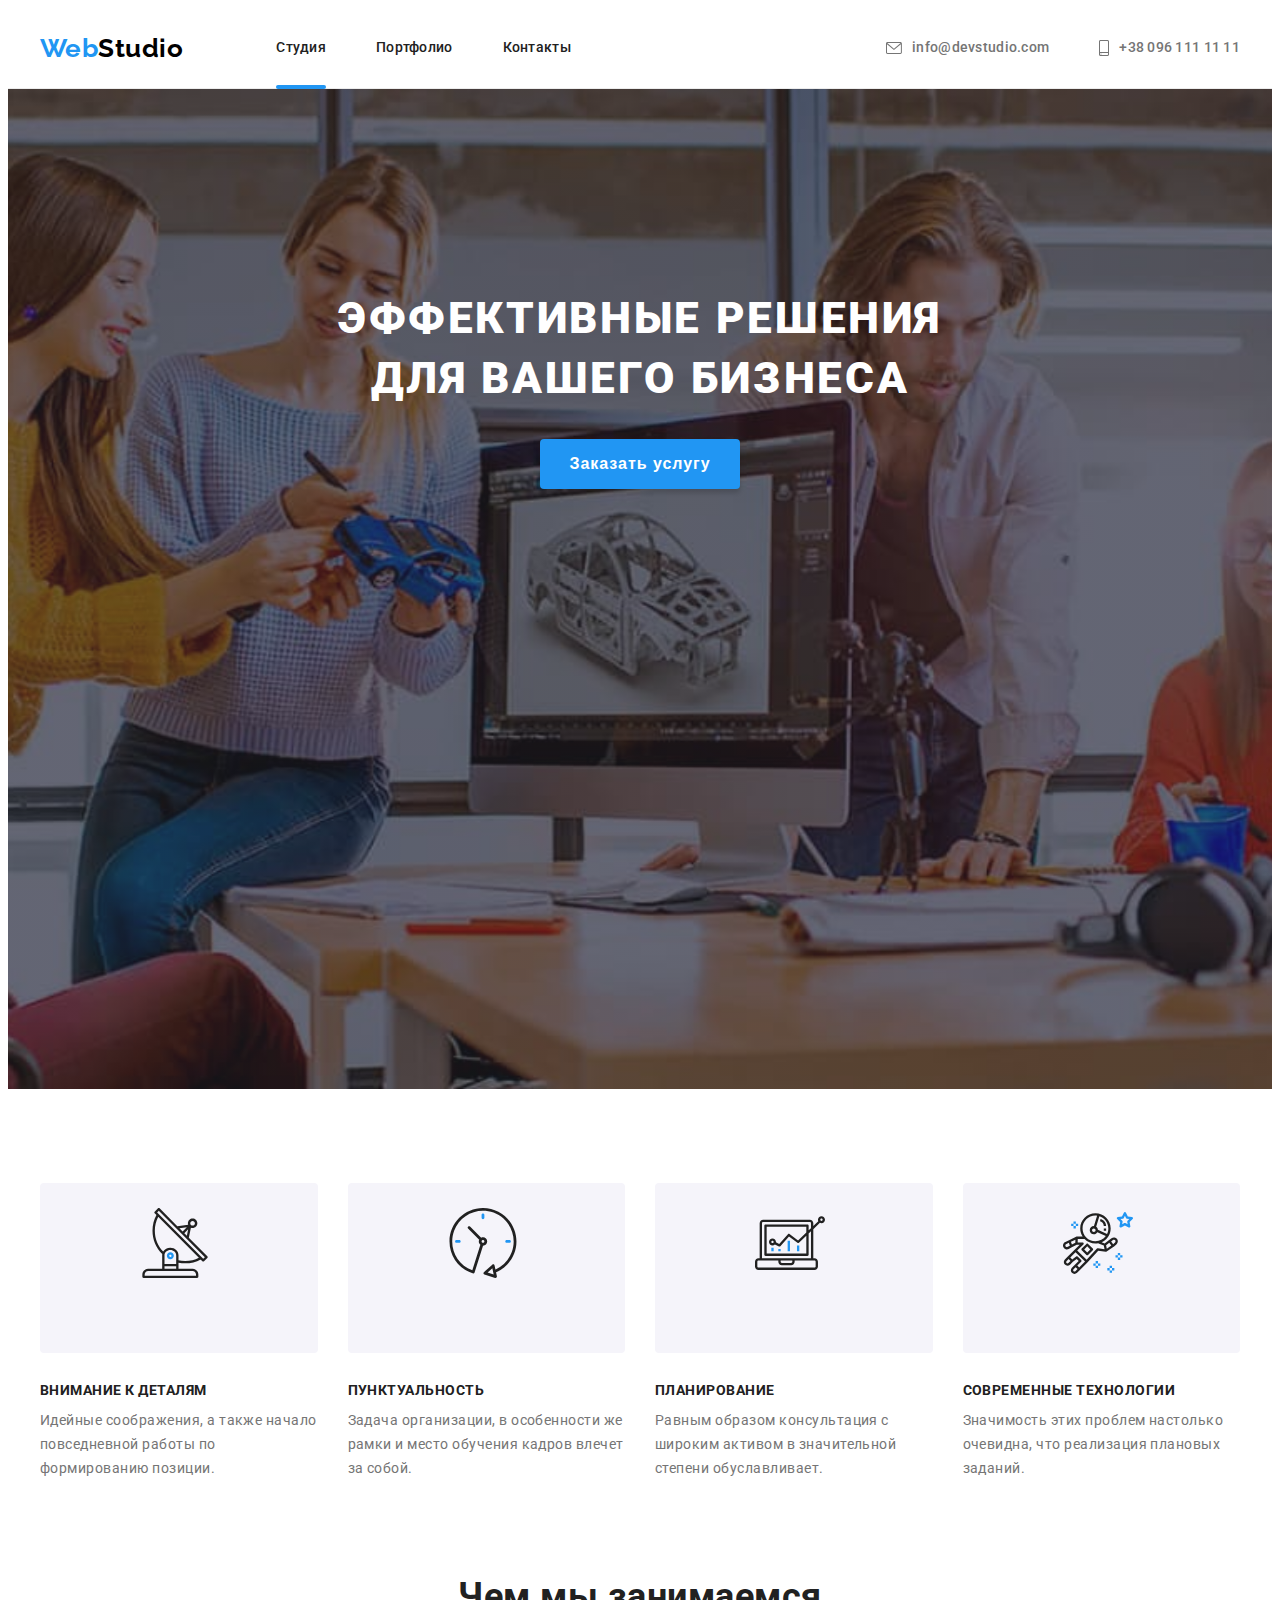
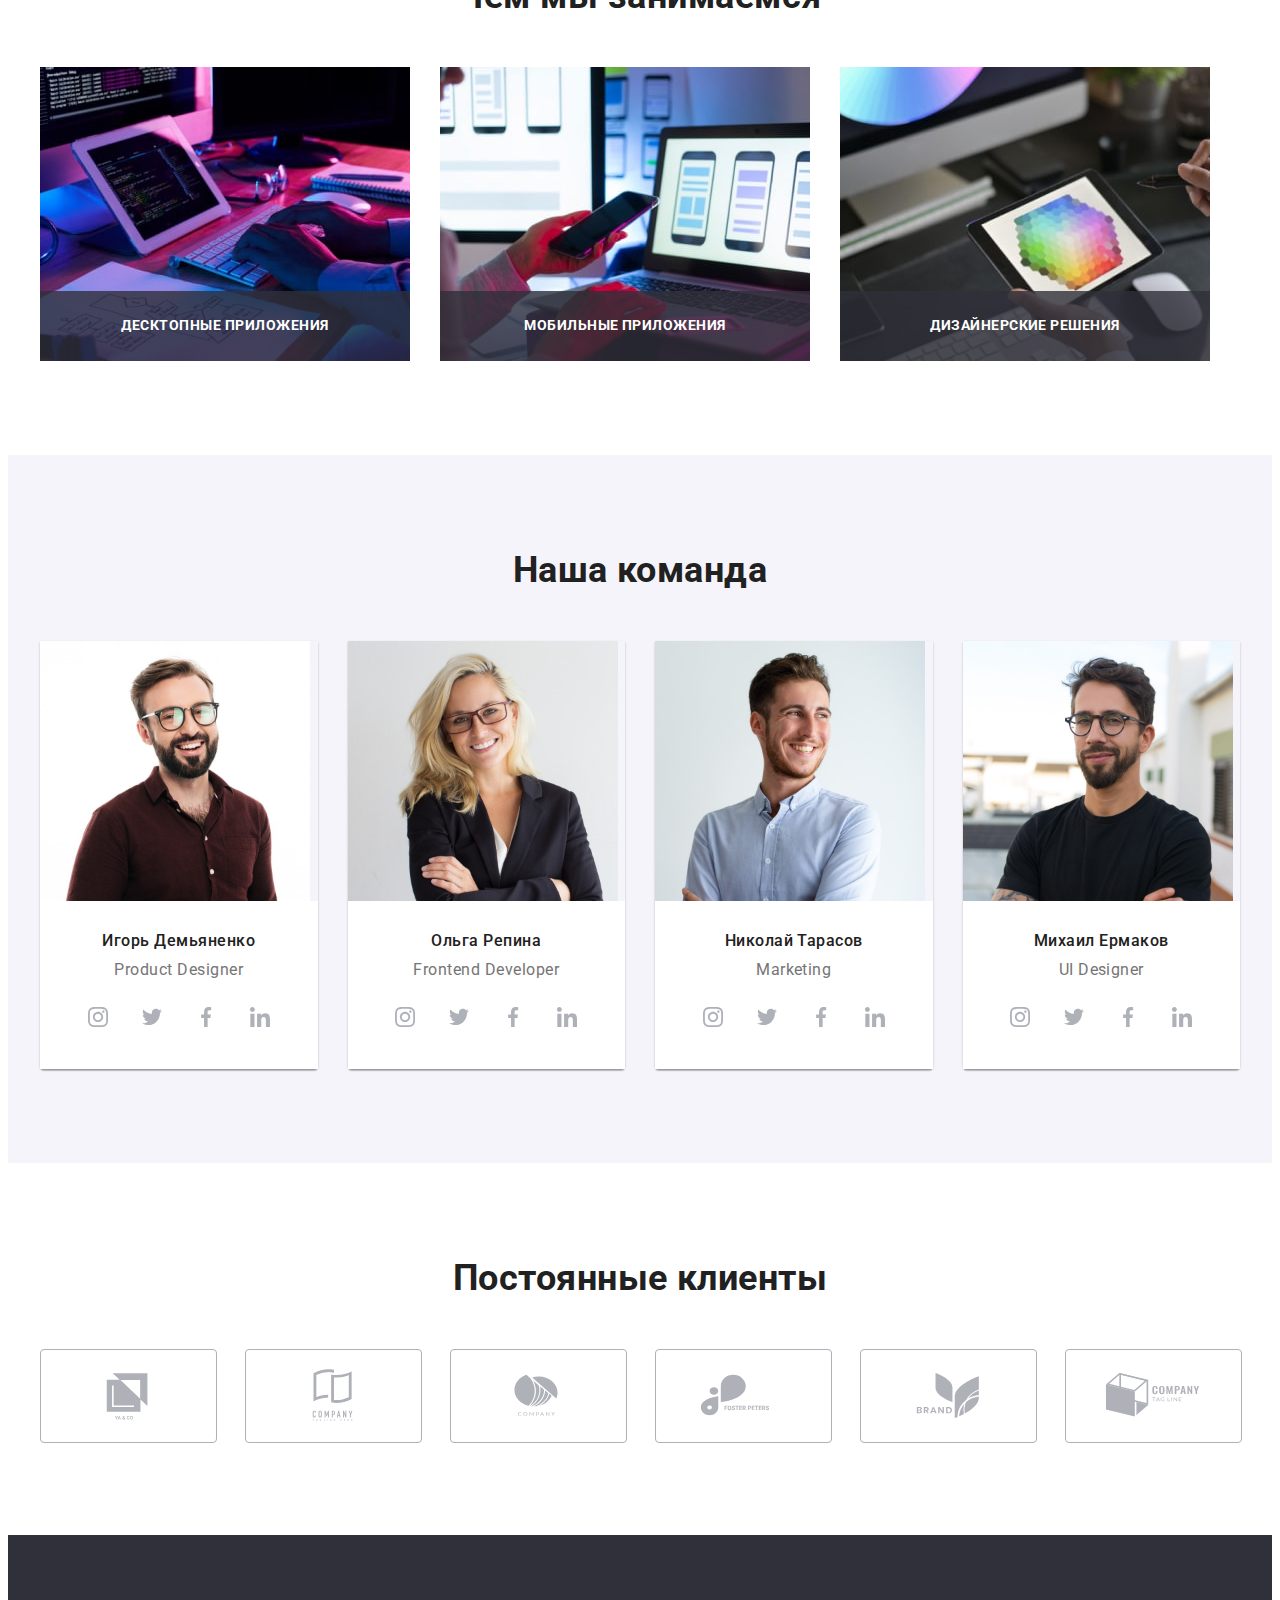
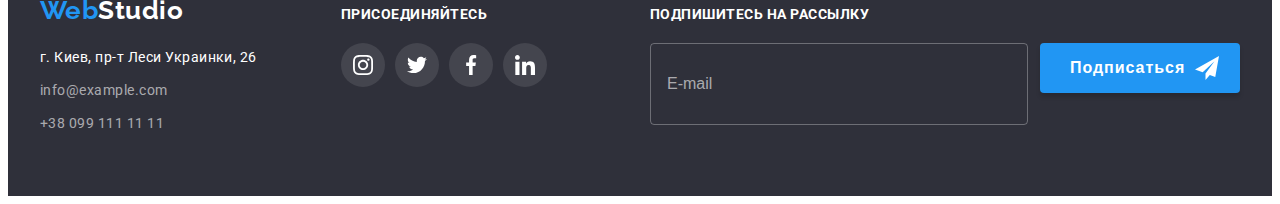
<file: index.html>
<!DOCTYPE html>
<html lang="ru">
  <head>
    <meta charset="UTF-8" />
    <meta http-equiv="X-UA-Compatible" content="IE=edge" />
    <meta name="viewport" content="width=device-width, initial-scale=1.0" />
    <title>Студия</title>
    <link rel="preconnect" href="https://fonts.googleapis.com" />
    <link rel="preconnect" href="https://fonts.gstatic.com" crossorigin />
    <link href="https://fonts.googleapis.com/css2?family=Raleway:wght@700&family=Roboto:wght@400;500;700;900&display=swap" rel="stylesheet" />
    <link rel="stylesheet" href="https://cdnjs.cloudflare.com/ajax/libs/modern-normalize/1.1.0/modern-normalize.min.css" integrity="sha512-wpPYUAdjBVSE4KJnH1VR1HeZfpl1ub8YT/NKx4PuQ5NmX2tKuGu6U/JRp5y+Y8XG2tV+wKQpNHVUX03MfMFn9Q==" crossorigin="anonymous" referrerpolicy="no-referrer" />
    <link rel="stylesheet" href="./css/styles.css" />
  </head>
  <body>
    <header class="header">
      <div class="container">
        <nav class="header-nav">
          <a class="header-logo logo link" href="" lang="en">Web<span class="header-logo-second-word">Studio</span></a>
          <ul class="header-nav-list list">
            <li class="header-nav-item">
              <a class="header-nav-link link current-nav-link" href="">Студия</a>
            </li>
            <li class="header-nav-item">
              <a class="header-nav-link link" href="./portfolio.html">Портфолио</a>
            </li>
            <li class="header-nav-item">
              <a class="header-nav-link link" href="">Контакты</a>
            </li>
          </ul>
        </nav>
        <ul class="header-contact-list list">
          <li class="header-contact-item">
            <a class="header-contact-link link" href="mailto:info@devstudio.com">
              <svg class="header-contact-icon" width="16" height="12">
                <use href="./images/sprite.svg#icon-envelope"></use>
              </svg>
              info@devstudio.com
            </a>
          </li>
          <li class="header-contact-item">
            <a class="header-contact-link link" href="tel:+380961111111">
              <svg class="header-contact-icon" width="10" height="16">
                <use href="./images/sprite.svg#icon-smartphone"></use>
              </svg>
              +38 096 111 11 11
            </a>
          </li>
        </ul>
      </div>
    </header>
    <main>
      <section class="hero">
        <div class="hero-overlay">
          <h1 class="hero-title">Эффективные решения для вашего бизнеса</h1>
          <button class="hero-button btn" type="button" data-modal-open>Заказать услугу</button>
        </div>
      </section>
      <section class="feature section">
        <div class="container">
          <h2 class="visually-hidden">Особенности</h2>
          <ul class="feature-list list">
            <li class="feature-item">
              <div class="feature-block-item">
                <svg class="feature-item-icon" width="70" height="70">
                  <use href="./images/sprite.svg#icon-antenna"></use>
                </svg>
              </div>
              <h3 class="feature-title">Внимание к деталям</h3>
              <p class="feature-text">Идейные соображения, а также начало повседневной работы по формированию позиции.</p>
            </li>
            <li class="feature-item">
              <div class="feature-block-item">
                <svg class="feature-item-icon" width="70" height="70">
                  <use href="./images/sprite.svg#icon-clock"></use>
                </svg>
              </div>
              <h3 class="feature-title">Пунктуальность</h3>
              <p class="feature-text">Задача организации, в особенности же рамки и место обучения кадров влечет за собой.</p>
            </li>
            <li class="feature-item">
              <div class="feature-block-item">
                <svg class="feature-item-icon" width="70" height="70">
                  <use href="./images/sprite.svg#icon-diagram"></use>
                </svg>
              </div>
              <h3 class="feature-title">Планирование</h3>
              <p class="feature-text">Равным образом консультация с широким активом в значительной степени обуславливает.</p>
            </li>
            <li class="feature-item">
              <div class="feature-block-item">
                <svg class="feature-item-icon" width="70" height="70">
                  <use href="./images/sprite.svg#icon-astronaut"></use>
                </svg>
              </div>
              <h3 class="feature-title">Современные технологии</h3>
              <p class="feature-text">Значимость этих проблем настолько очевидна, что реализация плановых заданий.</p>
            </li>
          </ul>
        </div>
      </section>
      <section class="about section">
        <div class="container">
          <h2 class="about-title section-title">Чем мы занимаемся</h2>
          <ul class="about-list list">
            <li class="about-item">
              <img src="./images/about-us/img-1.jpg" alt="Веб-разработка" width="370" height="294" />
              <div class="about-item-block">
                <h3 class="about-item-text">Десктопные приложения</h3>
              </div>
            </li>
            <li class="about-item">
              <img src="./images/about-us/img-2.jpg" alt="Мобильная разроботка" width="370" height="294" />
              <div class="about-item-block">
                <h3 class="about-item-text">Мобильные приложения</h3>
              </div>
            </li>
            <li class="about-item">
              <img src="./images/about-us/img-3.jpg" alt="Дизайн" width="370" height="294" />
              <div class="about-item-block">
                <h3 class="about-item-text">Дизайнерские решения</h3>
              </div>
            </li>
          </ul>
        </div>
      </section>
      <section class="team section">
        <div class="container">
          <h2 class="team-title section-title">Наша команда</h2>
          <ul class="team-list list">
            <li class="team-item">
              <img class="team-item-img" src="./images/team/product-designer.jpg" alt="Продуктовый дизайнер" width="270" height="260" />
              <div class="team-item-info">
                <h3 class="team-item-title">Игорь Демьяненко</h3>
                <p class="team-item-text" lang="en">Product Designer</p>
                <ul class="team-item-social-list list social-list">
                  <li class="team-item-social social-item">
                    <a href="" class="team-item-social-link link social-link" aria-label="Instagram" target="_blank" rel="noopener noreferrer">
                      <svg class="team-item-social-icon" width="20" height="20">
                        <use href="./images/sprite.svg#icon-instagram"></use>
                      </svg>
                    </a>
                  </li>
                  <li class="team-item-social social-item">
                    <a href="" class="team-item-social-link link social-link" aria-label="Twitter" target="_blank" rel="noopener noreferrer">
                      <svg class="team-item-social-icon" width="20" height="20">
                        <use href="./images/sprite.svg#icon-twitter"></use>
                      </svg>
                    </a>
                  </li>
                  <li class="team-item-social social-item">
                    <a href="" class="team-item-social-link link social-link" aria-label="Facebook" target="_blank" rel="noopener noreferrer">
                      <svg class="team-item-social-icon" width="20" height="20">
                        <use href="./images/sprite.svg#icon-facebook"></use>
                      </svg>
                    </a>
                  </li>
                  <li class="team-item-social social-item">
                    <a href="" class="team-item-social-link lin social-link" aria-label="LinkedIn" target="_blank" rel="noopener noreferrer">
                      <svg class="team-item-social-icon" width="20" height="20">
                        <use href="./images/sprite.svg#icon-linkedin"></use>
                      </svg>
                    </a>
                  </li>
                </ul>
              </div>
            </li>
            <li class="team-item">
              <img class="team-item-img" src="./images/team/frontend-dev.jpg" alt="Фронтенд разработчик" width="270" height="260" />
              <div class="team-item-info">
                <h3 class="team-item-title">Ольга Репина</h3>
                <p class="team-item-text" lang="en">Frontend Developer</p>
                <ul class="team-item-social-list list social-list">
                  <li class="team-item-social social-item">
                    <a href="" class="team-item-social-link link social-link" aria-label="Instagram" target="_blank" rel="noopener noreferrer">
                      <svg class="team-item-social-icon" width="20" height="20">
                        <use href="./images/sprite.svg#icon-instagram"></use>
                      </svg>
                    </a>
                  </li>
                  <li class="team-item-social social-item">
                    <a href="" class="team-item-social-link link social-link" aria-label="Twitter" target="_blank" rel="noopener noreferrer">
                      <svg class="team-item-social-icon" width="20" height="20">
                        <use href="./images/sprite.svg#icon-twitter"></use>
                      </svg>
                    </a>
                  </li>
                  <li class="team-item-social social-item">
                    <a href="" class="team-item-social-link link social-link" aria-label="Facebook" target="_blank" rel="noopener noreferrer">
                      <svg class="team-item-social-icon" width="20" height="20">
                        <use href="./images/sprite.svg#icon-facebook"></use>
                      </svg>
                    </a>
                  </li>
                  <li class="team-item-social social-item">
                    <a href="" class="team-item-social-link lin social-link" aria-label="LinkedIn" target="_blank" rel="noopener noreferrer">
                      <svg class="team-item-social-icon" width="20" height="20">
                        <use href="./images/sprite.svg#icon-linkedin"></use>
                      </svg>
                    </a>
                  </li>
                </ul>
              </div>
            </li>
            <li class="team-item">
              <img class="team-item-img" src="./images/team/marketing.jpg" alt="Маркетолог" width="270" height="260" />
              <div class="team-item-info">
                <h3 class="team-item-title">Николай Тарасов</h3>
                <p class="team-item-text" lang="en">Marketing</p>
                <ul class="team-item-social-list list social-list">
                  <li class="team-item-social social-item">
                    <a href="" class="team-item-social-link link social-link" aria-label="Instagram" target="_blank" rel="noopener noreferrer">
                      <svg class="team-item-social-icon" width="20" height="20">
                        <use href="./images/sprite.svg#icon-instagram"></use>
                      </svg>
                    </a>
                  </li>
                  <li class="team-item-social social-item">
                    <a href="" class="team-item-social-link link social-link" aria-label="Twitter" target="_blank" rel="noopener noreferrer">
                      <svg class="team-item-social-icon" width="20" height="20">
                        <use href="./images/sprite.svg#icon-twitter"></use>
                      </svg>
                    </a>
                  </li>
                  <li class="team-item-social social-item">
                    <a href="" class="team-item-social-link link social-link" aria-label="Facebook" target="_blank" rel="noopener noreferrer">
                      <svg class="team-item-social-icon" width="20" height="20">
                        <use href="./images/sprite.svg#icon-facebook"></use>
                      </svg>
                    </a>
                  </li>
                  <li class="team-item-social social-item">
                    <a href="" class="team-item-social-link lin social-link" aria-label="LinkedIn" target="_blank" rel="noopener noreferrer">
                      <svg class="team-item-social-icon" width="20" height="20">
                        <use href="./images/sprite.svg#icon-linkedin"></use>
                      </svg>
                    </a>
                  </li>
                </ul>
              </div>
            </li>
            <li class="team-item">
              <img class="team-item-img" src="./images/team/ui-designer.jpg" alt="Графический дизайнер" width="270" height="260" />
              <div class="team-item-info">
                <h3 class="team-item-title">Михаил Ермаков</h3>
                <p class="team-item-text" lang="en">UI Designer</p>
                <ul class="team-item-social-list list social-list">
                  <li class="team-item-social social-item">
                    <a href="" class="team-item-social-link link social-link" aria-label="Instagram" target="_blank" rel="noopener noreferrer">
                      <svg class="team-item-social-icon" width="20" height="20">
                        <use href="./images/sprite.svg#icon-instagram"></use>
                      </svg>
                    </a>
                  </li>
                  <li class="team-item-social social-item">
                    <a href="" class="team-item-social-link link social-link" aria-label="Twitter" target="_blank" rel="noopener noreferrer">
                      <svg class="team-item-social-icon" width="20" height="20">
                        <use href="./images/sprite.svg#icon-twitter"></use>
                      </svg>
                    </a>
                  </li>
                  <li class="team-item-social social-item">
                    <a href="" class="team-item-social-link link social-link" aria-label="Facebook" target="_blank" rel="noopener noreferrer">
                      <svg class="team-item-social-icon" width="20" height="20">
                        <use href="./images/sprite.svg#icon-facebook"></use>
                      </svg>
                    </a>
                  </li>
                  <li class="team-item-social social-item">
                    <a href="" class="team-item-social-link lin social-link" aria-label="LinkedIn" target="_blank" rel="noopener noreferrer">
                      <svg class="team-item-social-icon" width="20" height="20">
                        <use href="./images/sprite.svg#icon-linkedin"></use>
                      </svg>
                    </a>
                  </li>
                </ul>
              </div>
            </li>
          </ul>
        </div>
      </section>
      <section class="clients section">
        <div class="container">
          <h2 class="clients-title section-title">Постоянные клиенты</h2>
          <ul class="clients-list list">
            <li class="clients-list-item">
              <a href="" class="clients-item-link link">
                <svg class="clients-item-icon" width="106" height="60">
                  <use href="./images/sprite.svg#icon-client-1"></use>
                </svg>
              </a>
            </li>
            <li class="clients-list-item">
              <a href="" class="clients-item-link link">
                <svg class="clients-item-icon" width="106" height="60">
                  <use href="./images/sprite.svg#icon-client-2"></use>
                </svg>
              </a>
            </li>
            <li class="clients-list-item">
              <a href="" class="clients-item-link link">
                <svg class="clients-item-icon" width="106" height="60">
                  <use href="./images/sprite.svg#icon-client-3"></use>
                </svg>
              </a>
            </li>
            <li class="clients-list-item">
              <a href="" class="clients-item-link link">
                <svg class="clients-item-icon" width="106" height="60">
                  <use href="./images/sprite.svg#icon-client-4"></use>
                </svg>
              </a>
            </li>
            <li class="clients-list-item">
              <a href="" class="clients-item-link link">
                <svg class="clients-item-icon" width="106" height="60">
                  <use href="./images/sprite.svg#icon-client-5"></use>
                </svg>
              </a>
            </li>
            <li class="clients-list-item">
              <a href="" class="clients-item-link link">
                <svg class="clients-item-icon" width="106" height="60">
                  <use href="./images/sprite.svg#icon-client-6"></use>
                </svg>
              </a>
            </li>
          </ul>
        </div>
      </section>
    </main>
    <footer class="footer">
      <div class="container">
        <div class="footer-main">
          <div class="footer-address">
            <a class="footer-logo logo link" href="" lang="en">Web<span class="footer-logo-second-word">Studio</span></a>
            <address class="footer-address">
              <ul class="footer-address-list list">
                <li class="footer-address-item">
                  <a class="footer-address-link footer-address-map link" href="https://goo.gl/maps/EZBY8mWZhAKUGQN37" target="_blank" rel="noopener noreferrer">г. Киев, пр-т Леси Украинки, 26</a>
                </li>
                <li class="footer-address-item">
                  <a class="footer-address-link link" href="mailto:info@example.com">info@example.com</a>
                </li>
                <li class="footer-address-item">
                  <a class="footer-address-link link" href="tel:+380991111111">+38 099 111 11 11</a>
                </li>
              </ul>
            </address>
          </div>
          <div class="footer-social">
            <b class="footer-title">присоединяйтесь</b>
            <ul class="footer-social-list list social-list">
              <li class="footer-item-social social-item">
                <a href="" class="footer-item-social-link link social-link" aria-label="Instagram" target="_blank" rel="noopener noreferrer">
                  <svg class="footer-item-social-icon" width="20" height="20">
                    <use href="./images/sprite.svg#icon-instagram"></use>
                  </svg>
                </a>
              </li>
              <li class="footer-item-social social-item">
                <a href="" class="footer-item-social-link link social-link" aria-label="Twitter" target="_blank" rel="noopener noreferrer">
                  <svg class="footer-item-social-icon" width="20" height="20">
                    <use href="./images/sprite.svg#icon-twitter"></use>
                  </svg>
                </a>
              </li>
              <li class="footer-item-social social-item">
                <a href="" class="footer-item-social-link link social-link" aria-label="Facebook" target="_blank" rel="noopener noreferrer">
                  <svg class="footer-item-social-icon" width="20" height="20">
                    <use href="./images/sprite.svg#icon-facebook"></use>
                  </svg>
                </a>
              </li>
              <li class="footer-item-social social-item">
                <a href="" class="footer-item-social-link lin social-link" aria-label="LinkedIn" target="_blank" rel="noopener noreferrer">
                  <svg class="footer-item-social-icon" width="20" height="20">
                    <use href="./images/sprite.svg#icon-linkedin"></use>
                  </svg>
                </a>
              </li>
            </ul>
          </div>
          <div class="footer-subscribe">
            <b class="footer-title">Подпишитесь на рассылку</b>
            <form action="#" class="form-subscribe">
              <div class="form-subscribe-field">
                <input type="email" class="form-subscribe-input" name="subscribe-name" placeholder="E-mail" />
                <button type="submit" class="form-subscribe-btn btn">
                  <span class="form-subscribe-btn-text">Подписаться</span>
                  <svg class="form-subscribe-btn-icon" width="24" height="24">
                    <use href="./images/sprite.svg#icon-send"></use>
                  </svg>
                </button>
              </div>
            </form>
          </div>
        </div>
      </div>
    </footer>
    <div class="backdrop is-hidden" data-modal>
      <div class="modal">
        <button type="button" class="btn-close" data-modal-close>
          <svg class="btn-close-icon" width="11" height="11">
            <use href="./images/sprite.svg#icon-close"></use>
          </svg>
        </button>
        <form action="#" class="form-modal">
          <b class="form-modal-title">Оставьте свои данные, мы вам перезвоним</b>
          <div class="form-modal-field">
            <label for="input-user" class="form-modal-label">Имя</label>
            <span class="modal-input-wrapper">
              <input type="text" id="input-user" name="username" class="form-modal-input" />
              <svg class="form-modal-icon" width="12" height="12">
                <use href="./images/sprite.svg#icon-user"></use>
              </svg>
            </span>
          </div>
          <div class="form-modal-field">
            <label for="input-tel" class="form-modal-label">Телефон</label>
            <span class="modal-input-wrapper">
              <input type="tel" id="input-tel" name="phone" class="form-modal-input" />
              <svg class="form-modal-icon" width="12" height="12">
                <use href="./images/sprite.svg#icon-tel"></use>
              </svg>
            </span>
          </div>
          <div class="form-modal-field">
            <label for="input-mail" class="form-modal-label">Почта</label>
            <span class="modal-input-wrapper">
              <input type="email" id="input-mail" name="e-mail" class="form-modal-input" />
              <svg class="form-modal-icon" width="12" height="12">
                <use href="./images/sprite.svg#icon-mail"></use>
              </svg>
            </span>
          </div>
          <div class="form-modal-field-comment">
            <label for="comment" class="form-modal-label">Комментарий</label>
            <textarea name="modal-comment" id="comment" class="form-modal-comment" placeholder="Введите текст"></textarea>
          </div>
          <div class="form-modal-field-check">
            <input type="checkbox" name="policy" id="check-policy" class="form-modal-checkbox visually-hidden" />
            <label for="check-policy" class="form-modal-checkbox-label">
              <span class="form-modal-checkbox-text">Соглашаюсь с рассылкой и принимаю</span>
              <a class="form-modal-checkbox-link" href="">Условия договора</a>
            </label>
          </div>
          <button type="submit" class="form-modal-button btn">Отправить</button>
        </form>
      </div>
    </div>
    <script src="./js/modal.js"></script>
  </body>
</html>
</file>
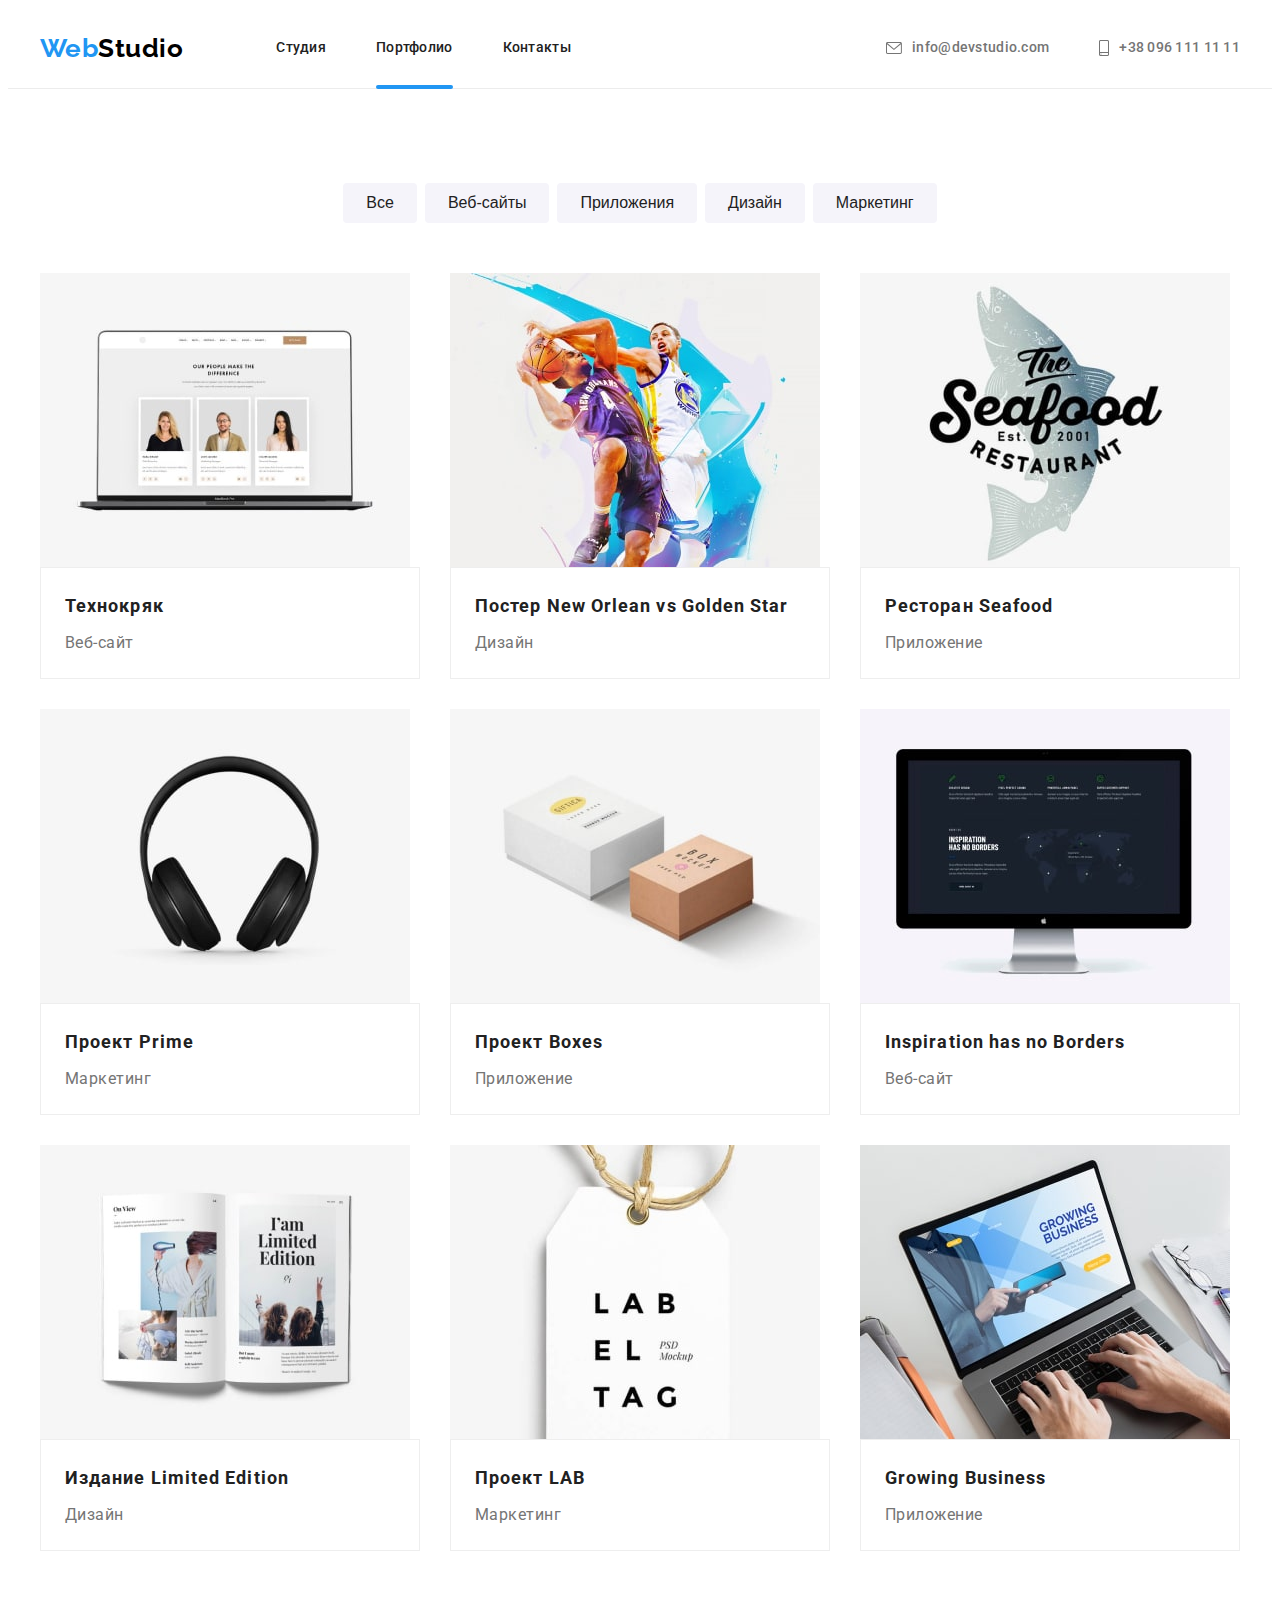
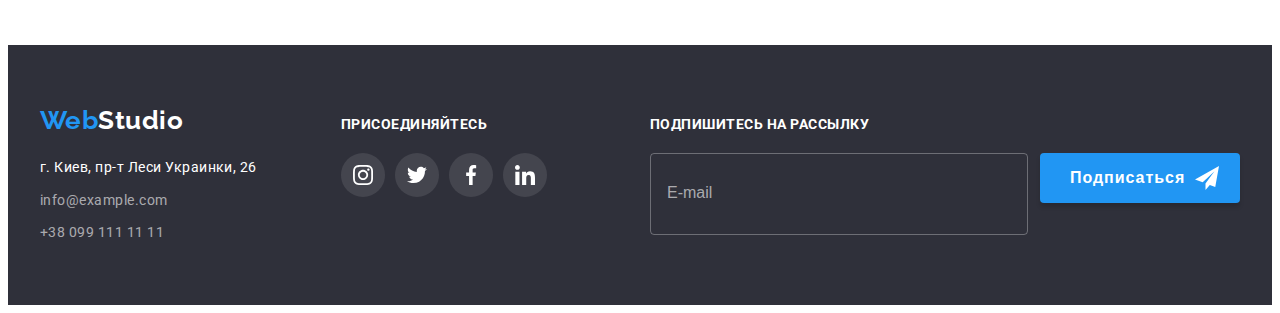
<file: portfolio.html>
<!DOCTYPE html>
<html lang="ru">
  <head>
    <meta charset="UTF-8" />
    <meta http-equiv="X-UA-Compatible" content="IE=edge" />
    <meta name="viewport" content="width=device-width, initial-scale=1.0" />
    <title>Портфолио</title>
    <link rel="preconnect" href="https://fonts.googleapis.com" />
    <link rel="preconnect" href="https://fonts.gstatic.com" crossorigin />
    <link href="https://fonts.googleapis.com/css2?family=Raleway:wght@700&family=Roboto:wght@400;500;700;900&display=swap" rel="stylesheet" />
    <link rel="stylesheet" href="https://cdnjs.cloudflare.com/ajax/libs/modern-normalize/1.1.0/modern-normalize.min.css" integrity="sha512-wpPYUAdjBVSE4KJnH1VR1HeZfpl1ub8YT/NKx4PuQ5NmX2tKuGu6U/JRp5y+Y8XG2tV+wKQpNHVUX03MfMFn9Q==" crossorigin="anonymous" referrerpolicy="no-referrer" />
    <link rel="stylesheet" href="./css/styles.css" />
  </head>
  <body>
    <header class="header">
      <div class="container">
        <nav class="header-nav">
          <a class="header-logo logo link" href="./index.html" lang="en">Web<span class="header-logo-second-word">Studio</span></a>
          <ul class="header-nav-list list">
            <li class="header-nav-item">
              <a class="header-nav-link link" href="./index.html">Студия</a>
            </li>
            <li class="header-nav-item">
              <a class="header-nav-link link current-nav-link" href="">Портфолио</a>
            </li>
            <li class="header-nav-item">
              <a class="header-nav-link link" href="">Контакты</a>
            </li>
          </ul>
        </nav>
        <ul class="header-contact-list list">
          <li class="header-contact-item">
            <a class="header-contact-link link" href="mailto:info@devstudio.com">
              <svg class="header-contact-icon" width="16" height="12">
                <use href="./images/sprite.svg#icon-envelope"></use>
              </svg>
              info@devstudio.com
            </a>
          </li>
          <li class="header-contact-item">
            <a class="header-contact-link link" href="tel:+380961111111">
              <svg class="header-contact-icon" width="10" height="16">
                <use href="./images/sprite.svg#icon-smartphone"></use>
              </svg>
              +38 096 111 11 11
            </a>
          </li>
        </ul>
      </div>
    </header>
    <main>
      <section class="project section">
        <div class="container">
          <h1 class="visually-hidden">Портфолио</h1>
          <ul class="project-list-filter list">
            <li class="project-list-filter-item">
              <button class="project-filter-btn" type="button">Все</button>
            </li>
            <li class="project-list-filter-item">
              <button class="project-filter-btn" type="button">Веб-сайты</button>
            </li>
            <li class="project-list-filter-item">
              <button class="project-filter-btn" type="button">Приложения</button>
            </li>
            <li class="project-list-filter-item">
              <button class="project-filter-btn" type="button">Дизайн</button>
            </li>
            <li class="project-list-filter-item">
              <button class="project-filter-btn" type="button">Маркетинг</button>
            </li>
          </ul>
          <ul class="project-list list">
            <li class="project-list-item">
              <a class="project-list-link link" href="">
                <div class="project-list-block">
                  <img src="./images/portfolio/project-1.jpg" alt="Первый проект" width="370" height="294" />
                  <p class="project-list-description">Технокряк это современная площадка распространения коронавируса. Компании используют эту платформу для цифрового шпионажа и атак на защищённые сервера конкурентов.</p>
                </div>
                <div class="project-list-info">
                  <h2 class="project-list-title">Технокряк</h2>
                  <p class="project-list-text">Веб-сайт</p>
                </div>
              </a>
            </li>
            <li class="project-list-item">
              <a class="project-list-link link" href="">
                <div class="project-list-block">
                  <img src="./images/portfolio/project-2.jpg" alt="Второй проект" width="370" height="294" />
                  <p class="project-list-description">Технокряк это современная площадка распространения коронавируса. Компании используют эту платформу для цифрового шпионажа и атак на защищённые сервера конкурентов.</p>
                </div>
                <div class="project-list-info">
                  <h2 class="project-list-title">Постер New Orlean vs Golden Star</h2>
                  <p class="project-list-text">Дизайн</p>
                </div>
              </a>
            </li>
            <li class="project-list-item">
              <a class="project-list-link link" href="">
                <div class="project-list-block">
                  <img src="./images/portfolio/project-3.jpg" alt="Третий проект" width="370" height="294" />
                  <p class="project-list-description">Технокряк это современная площадка распространения коронавируса. Компании используют эту платформу для цифрового шпионажа и атак на защищённые сервера конкурентов.</p>
                </div>
                <div class="project-list-info">
                  <h2 class="project-list-title">Ресторан Seafood</h2>
                  <p class="project-list-text">Приложение</p>
                </div>
              </a>
            </li>
            <li class="project-list-item">
              <a class="project-list-link link" href="">
                <div class="project-list-block">
                  <img src="./images/portfolio/project-4.jpg" alt="Четвёртый проект" width="370" height="294" />
                  <p class="project-list-description">Технокряк это современная площадка распространения коронавируса. Компании используют эту платформу для цифрового шпионажа и атак на защищённые сервера конкурентов.</p>
                </div>
                <div class="project-list-info">
                  <h2 class="project-list-title">Проект Prime</h2>
                  <p class="project-list-text">Маркетинг</p>
                </div>
              </a>
            </li>
            <li class="project-list-item">
              <a class="project-list-link link" href="">
                <div class="project-list-block">
                  <img src="./images/portfolio/project-5.jpg" alt="Пятый проект" width="370" height="294" />
                  <p class="project-list-description">Технокряк это современная площадка распространения коронавируса. Компании используют эту платформу для цифрового шпионажа и атак на защищённые сервера конкурентов.</p>
                </div>
                <div class="project-list-info">
                  <h2 class="project-list-title">Проект Boxes</h2>
                  <p class="project-list-text">Приложение</p>
                </div>
              </a>
            </li>
            <li class="project-list-item">
              <a class="project-list-link link" href="">
                <div class="project-list-block">
                  <img src="./images/portfolio/project-6.jpg" alt="Шестой проект" width="370" height="294" />
                  <p class="project-list-description">Технокряк это современная площадка распространения коронавируса. Компании используют эту платформу для цифрового шпионажа и атак на защищённые сервера конкурентов.</p>
                </div>
                <div class="project-list-info">
                  <h2 class="project-list-title">Inspiration has no Borders</h2>
                  <p class="project-list-text">Веб-сайт</p>
                </div>
              </a>
            </li>
            <li class="project-list-item">
              <a class="project-list-link link" href="">
                <div class="project-list-block">
                  <img src="./images/portfolio/project-7.jpg" alt="Седьмой проект" width="370" height="294" />
                  <p class="project-list-description">Технокряк это современная площадка распространения коронавируса. Компании используют эту платформу для цифрового шпионажа и атак на защищённые сервера конкурентов.</p>
                </div>
                <div class="project-list-info">
                  <h2 class="project-list-title">Издание Limited Edition</h2>
                  <p class="project-list-text">Дизайн</p>
                </div>
              </a>
            </li>
            <li class="project-list-item">
              <a class="project-list-link link" href="">
                <div class="project-list-block">
                  <img src="./images/portfolio/project-8.jpg" alt="Восьмой проект" width="370" height="294" />
                  <p class="project-list-description">Технокряк это современная площадка распространения коронавируса. Компании используют эту платформу для цифрового шпионажа и атак на защищённые сервера конкурентов.</p>
                </div>
                <div class="project-list-info">
                  <h2 class="project-list-title">Проект LAB</h2>
                  <p class="project-list-text">Маркетинг</p>
                </div>
              </a>
            </li>
            <li class="project-list-item">
              <a class="project-list-link link" href="">
                <div class="project-list-block">
                  <img src="./images/portfolio/project-9.jpg" alt="Девятый проект" width="370" height="294" />
                  <p class="project-list-description">Технокряк это современная площадка распространения коронавируса. Компании используют эту платформу для цифрового шпионажа и атак на защищённые сервера конкурентов.</p>
                </div>
                <div class="project-list-info">
                  <h2 class="project-list-title">Growing Business</h2>
                  <p class="project-list-text">Приложение</p>
                </div>
              </a>
            </li>
          </ul>
        </div>
      </section>
    </main>
    <footer class="footer">
      <div class="container">
        <div class="footer-main">
          <div class="footer-address">
            <a class="footer-logo logo link" href="./index.html" lang="en">Web<span class="footer-logo-second-word">Studio</span></a>
            <address class="footer-address">
              <ul class="footer-address-list list">
                <li class="footer-address-item">
                  <a class="footer-address-link footer-address-map link" href="https://goo.gl/maps/EZBY8mWZhAKUGQN37" target="_blank" rel="noopener noreferrer">г. Киев, пр-т Леси Украинки, 26</a>
                </li>
                <li class="footer-address-item">
                  <a class="footer-address-link link" href="mailto:info@example.com">info@example.com</a>
                </li>
                <li class="footer-address-item">
                  <a class="footer-address-link link" href="tel:+380991111111">+38 099 111 11 11</a>
                </li>
              </ul>
            </address>
          </div>
          <div class="footer-social">
            <b class="footer-title">присоединяйтесь</b>
            <ul class="footer-social-list list social-list">
              <li class="footer-item-social social-item">
                <a href="" class="footer-item-social-link link social-link" aria-label="Instagram" target="_blank" rel="noopener noreferrer">
                  <svg class="footer-item-social-icon" width="20" height="20">
                    <use href="./images/sprite.svg#icon-instagram"></use>
                  </svg>
                </a>
              </li>
              <li class="footer-item-social social-item">
                <a href="" class="footer-item-social-link link social-link" aria-label="Twitter" target="_blank" rel="noopener noreferrer">
                  <svg class="footer-item-social-icon" width="20" height="20">
                    <use href="./images/sprite.svg#icon-twitter"></use>
                  </svg>
                </a>
              </li>
              <li class="footer-item-social social-item">
                <a href="" class="footer-item-social-link link social-link" aria-label="Facebook" target="_blank" rel="noopener noreferrer">
                  <svg class="footer-item-social-icon" width="20" height="20">
                    <use href="./images/sprite.svg#icon-facebook"></use>
                  </svg>
                </a>
              </li>
              <li class="footer-item-social social-item">
                <a href="" class="footer-item-social-link lin social-link" aria-label="LinkedIn" target="_blank" rel="noopener noreferrer">
                  <svg class="footer-item-social-icon" width="20" height="20">
                    <use href="./images/sprite.svg#icon-linkedin"></use>
                  </svg>
                </a>
              </li>
            </ul>
          </div>
          <div class="footer-subscribe">
            <b class="footer-title">Подпишитесь на рассылку</b>
            <form action="#" class="form-subscribe">
              <div class="form-subscribe-field">
                <input type="email" class="form-subscribe-input" name="subscribe-name" placeholder="E-mail" />
                <button type="submit" class="form-subscribe-btn btn">
                  <span class="form-subscribe-btn-text">Подписаться</span>
                  <svg class="form-subscribe-btn-icon" width="24" height="24">
                    <use href="./images/sprite.svg#icon-send"></use>
                  </svg>
                </button>
              </div>
            </form>
          </div>
        </div>
      </div>
    </footer>
  </body>
</html>
</file>
<file: css/styles.css>
:root {
  --title-text-color: #212121;
  --nav-menu-text-color: #212121;
  --accent-color: #2196f3;
  --primary-text-color: #757575;
  --second-text-color: #ffffff;
  --third-text-color: #2196f3;
  --fourth-text-color: #000000;

  --team-social-icon-color: #afb1b8;
  --team-social-icon-hover-color: #ffffff;

  --footer-address-color: rgba(255, 255, 255, 0.6);
  --footer-social-icon-color: #ffffff;
  --footer-send-icon-color: #ffffff;
  --footer-social-bg-color: rgba(255, 255, 255, 0.1);
  --footer-border-form-color: rgba(255, 255, 255, 0.3);

  --clients-icon-color: #afb1b8;
  --clients-border-color: #afb1b8;

  --button-bg-color: #2196f3;
  --button-hover-bg-color: #188ce8;
  --main-bg-color: #ffffff;
  --hero-bg-color: #2f303a;
  --about-block-bg-color: rgba(47, 48, 58, 0.8);
  --team-bg-color: #f5f4fa;
  --footer-bg-color: #2f303a;
  --feature-bg-color: #f5f4fa;
  --team-card-bg-color: #ffffff;
  --backdrop-bg-color: rgba(0, 0, 0, 0.2);
  --modal-bg-color: #ffffff;
  --project-description-bg-color: rgba(33, 150, 243, 0.9);

  --porfolio-btn-color: #f5f4fa;
  --porfolio-border-card-color: #eeeeee;

  --modal-border-input-color: rgba(33, 33, 33, 0.2);
  --modal-form-placeholder-color: rgba(117, 117, 117, 0.5);
  --modal-border-checkbox-color: #212121;
  --modal-check-icon-color: #ffffff;

  --list-set-gap: 30px;

  --timing-function: cubic-bezier(0.4, 0, 0.2, 1);
  --duration: 250ms;
}

body {
  font-family: Roboto, sans-serif;
  letter-spacing: 0.03em;
  color: var(--primary-text-color);
  background-color: var(--main-bg-color);
}

p,
h1,
h2,
h3,
h4,
h5,
h6 {
  margin-top: 0;
  margin-bottom: 0;
}

ul {
  margin-top: 0;
  margin-bottom: 0;
  padding-left: 0;
}

img {
  display: block;
  max-width: 100%;
  height: auto;
}

.list {
  list-style: none;
}

.link {
  text-decoration: none;
}

.container {
  width: 1200px;
  margin-left: auto;
  margin-right: auto;
  padding-left: 15px;
  padding-right: 15px;
}

.visually-hidden {
  position: absolute;
  width: 1px;
  height: 1px;
  margin: -1px;
  padding: 0;
  overflow: hidden;
  border: 0;
  clip: rect(0 0 0 0);
}

.section {
  padding-top: 94px;
  padding-bottom: 94px;
}

.logo {
  font-family: Raleway, sans-serif;
  font-weight: 700;
  font-size: 26px;
  line-height: 1.19;
  color: var(--third-text-color);
}

.section-title {
  font-weight: 700;
  font-size: 36px;
  line-height: 1.17;
  text-align: center;
  color: var(--title-text-color);
}

.social-list {
  display: flex;
  justify-content: center;
}

.social-item {
  width: 44px;
  height: 44px;
}

.social-item:not(:last-child) {
  margin-right: 10px;
}

.social-link {
  width: 100%;
  height: 100%;
  display: flex;
  justify-content: center;
  align-items: center;

  border-radius: 50%;
}

.btn {
  min-width: 200px;
  height: 50px;

  font-weight: 700;
  cursor: pointer;
  font-size: 16px;
  line-height: 1.87;
  letter-spacing: 0.06em;
  color: var(--second-text-color);
  background-color: var(--button-bg-color);
  border-radius: 4px;
  border: 1px solid transparent;
  box-shadow: 0px 4px 4px rgba(0, 0, 0, 0.15);

  transition: background-color var(--duration) var(--timing-function);
}

.btn:hover,
.btn:focus {
  background-color: var(--button-hover-bg-color);
}

/* -------HEADER------- */

.header {
  border-bottom: 1px solid #ececec;
}

.header .container {
  display: flex;
}

.header-logo-second-word {
  color: var(--fourth-text-color);
}

.header-nav {
  display: flex;
  align-items: center;
}

.header-nav-list {
  display: flex;
  margin-left: 93px;
}

.header-nav-item:not(:last-child) {
  margin-right: 50px;
}

.header-nav-link {
  position: relative;
  display: block;
  padding-top: 32px;
  padding-bottom: 32px;

  font-weight: 500;
  font-size: 14px;
  line-height: 1.14;
  letter-spacing: 0.02em;
  color: var(--nav-menu-text-color);

  transition: color var(--duration) var(--timing-function);
}

.current-nav-link::after {
  position: absolute;
  left: 0;
  bottom: -1px;
  display: block;
  content: '';
  width: 100%;
  height: 4px;

  background-color: var(--accent-color);
  border-radius: 2px;
}

.header-nav-link:hover,
.header-nav-link:focus {
  color: var(--accent-color);
}

.header-contact-list {
  display: flex;
  margin-left: auto;
}

.header-contact-item:not(:last-child) {
  margin-right: 50px;
}

.header-contact-link {
  display: flex;
  align-items: center;
  padding-top: 32px;
  padding-bottom: 32px;

  font-weight: 500;
  font-size: 14px;
  line-height: 1.14;
  letter-spacing: 0.02em;
  color: inherit;

  transition: color var(--duration) var(--timing-function);
}

.header-contact-link:hover,
.header-contact-link:focus {
  color: var(--accent-color);
}

.header-contact-icon {
  margin-right: 10px;

  fill: currentColor;
}

/* -------HERO------- */

.hero-overlay {
  padding-top: 200px;
  padding-bottom: 200px;
  margin-left: auto;
  margin-right: auto;
  height: 600px;
  max-width: 1600px;

  text-align: center;
  background-color: var(--hero-bg-color);
  background-image: linear-gradient(rgba(47, 48, 58, 0.4), rgba(47, 48, 58, 0.4)), url('../images/hero/overlay-bg.jpg');
  background-size: cover;
  background-repeat: no-repeat;
  background-position: center;
}

.hero-title {
  margin-left: auto;
  margin-right: auto;
  margin-bottom: 30px;
  width: 696px;

  font-weight: 900;
  font-size: 44px;
  line-height: 1.36;
  letter-spacing: 0.06em;
  text-transform: uppercase;
  color: var(--second-text-color);
}

/* -------FEATURE------- */

.feature {
  padding-bottom: 47px;
}

.feature-list {
  display: flex;
  flex-wrap: wrap;
  margin-left: calc(-1 * var(--list-set-gap));
  margin-top: calc(-1 * var(--list-set-gap));
}

.feature-block-item {
  padding: 25px 100px;
  height: 120px;
  margin-bottom: 30px;

  background-color: var(--feature-bg-color);
  border-radius: 4px;
}

.feature-item {
  flex-basis: calc(100% / 4 - var(--list-set-gap));
  margin-left: var(--list-set-gap);
  margin-top: var(--list-set-gap);
}

.feature-title {
  margin-bottom: 10px;

  font-weight: 700;
  font-size: 14px;
  line-height: 1.14;
  text-transform: uppercase;
  color: var(--title-text-color);
}

.feature-text {
  font-size: 14px;
  line-height: 1.71;
}

/* -------ABOUT------- */

.about {
  padding-top: 47px;
}

.about-title {
  margin-bottom: 50px;
}

.about-list {
  display: flex;
  flex-wrap: wrap;
  margin-left: calc(-1 * var(--list-set-gap));
  margin-top: calc(-1 * var(--list-set-gap));
}

.about-item {
  position: relative;
  margin-left: var(--list-set-gap);
  margin-top: var(--list-set-gap);
}

.about-item-block {
  position: absolute;
  left: 0;
  bottom: 0;
  display: flex;
  justify-content: center;
  align-items: center;
  width: 100%;
  height: 70px;

  background-color: var(--about-block-bg-color);
}

.about-item-text {
  font-weight: 700;
  font-size: 14px;
  line-height: 1.14;
  text-transform: uppercase;

  color: var(--second-text-color);
}

/* -------TEAM------- */

.team {
  background-color: var(--team-bg-color);
}

.team-title {
  margin-bottom: 50px;
}

.team-list {
  display: flex;
  flex-wrap: wrap;
  margin-left: calc(-1 * var(--list-set-gap));
  margin-top: calc(-1 * var(--list-set-gap));
}

.team-item {
  flex-basis: calc(100% / 4 - var(--list-set-gap));
  margin-left: var(--list-set-gap);
  margin-top: var(--list-set-gap);

  box-shadow: 0px 1px 3px rgba(0, 0, 0, 0.12), 0px 1px 1px rgba(0, 0, 0, 0.14), 0px 2px 1px rgba(0, 0, 0, 0.2);
  border-radius: 0px 0px 4px 4px;
}

.team-item-social-link {
  transition: background-color var(--duration) var(--timing-function);
}

.team-item-info {
  padding-top: 30px;
  padding-bottom: 30px;

  background-color: var(--team-card-bg-color);
}

.team-item-title {
  margin-bottom: 10px;

  font-weight: 500;
  font-size: 16px;
  line-height: 1.19;
  text-align: center;
  color: var(--title-text-color);
}

.team-item-text {
  font-size: 16px;
  line-height: 1.19;
  text-align: center;
  margin-bottom: 16px;
}

.team-item-social-icon {
  fill: var(--team-social-icon-color);

  transition: fill var(--duration) var(--timing-function);
}

.team-item-social-link:hover .team-item-social-icon,
.team-item-social-link:focus .team-item-social-icon {
  fill: var(--team-social-icon-hover-color);
}

.team-item-social-link:hover,
.team-item-social-link:focus {
  background-color: var(--accent-color);
}

.clients-title {
  margin-bottom: 50px;
}

.clients-list {
  display: flex;
  flex-wrap: wrap;
  margin-left: calc(-1 * var(--list-set-gap));
  margin-top: calc(-1 * var(--list-set-gap));
}

.clients-list-item {
  width: 170px;
  height: 92px;
  flex-basis: calc(100% / 6 - var(--list-set-gap));
  margin-left: var(--list-set-gap);
  margin-top: var(--list-set-gap);
}

.clients-item-link {
  display: flex;
  justify-content: center;
  align-items: center;
  width: 100%;
  height: 100%;

  border: 1px solid var(--clients-border-color);
  border-radius: 4px;

  transition: border-color var(--duration) var(--timing-function);
}

.clients-item-icon {
  fill: var(--clients-icon-color);

  transition: fill var(--duration) var(--timing-function);
}

.clients-item-link:hover .clients-item-icon,
.clients-item-link:focus .clients-item-icon {
  fill: var(--accent-color);
}

.clients-item-link:hover,
.clients-item-link:focus {
  border-color: var(--accent-color);
}

/* -------FOOTER------- */

.footer {
  padding-top: 60px;
  padding-bottom: 60px;

  background-color: var(--footer-bg-color);
}

.footer-logo {
  display: block;
  margin-bottom: 20px;
}

.footer-logo-second-word {
  color: var(--second-text-color);
}

.footer-address-item:not(:last-child) {
  margin-bottom: 9px;
}

.footer-address {
  width: 231px;
}

.footer-address-link {
  font-style: normal;
  font-size: 14px;
  line-height: 1.71;
  color: var(--footer-address-color);

  transition: color var(--duration) var(--timing-function);
}

.footer-address-map {
  color: var(--second-text-color);
}

.footer-address-link:hover,
.footer-address-link:focus {
  color: var(--accent-color);
}

.footer-main {
  display: flex;
}

.footer-social {
  margin-left: 70px;
  padding-top: 12px;
}

.footer-title {
  display: block;
  margin-bottom: 20px;

  font-size: 14px;
  line-height: 1.14;
  text-transform: uppercase;

  color: var(--second-text-color);
}

.footer-social-list .footer-item-social-link {
  background-color: var(--footer-social-bg-color);

  transition: background-color var(--duration) var(--timing-function);
}

.footer-item-social-icon {
  fill: var(--footer-social-icon-color);
}

.footer-item-social-link:hover,
.footer-item-social-link:focus {
  background-color: var(--accent-color);
}

.footer-subscribe {
  margin-left: auto;
  padding-top: 12px;
}

.form-subscribe-field {
  display: flex;
}

.form-subscribe-input {
  width: 358px;
  height: 50px;
  margin-right: 12px;
  padding-left: 16px;
  padding-top: 15px;
  padding-bottom: 15px;

  background: transparent;
  border: 1px solid var(--footer-border-form-color);
  border-radius: 4px;
  outline: none;
  color: var(--second-text-color);

  transition: border var(--duration) var(--timing-function);
}

.form-subscribe-input::placeholder {
  font-size: 16px;
  line-height: 1.25;
  color: var(--footer-address-color);

  transition: color var(--duration) var(--timing-function);
}

.form-subscribe-input:focus {
  border: 1px solid var(--accent-color);
}

.form-subscribe-input:focus::placeholder {
  color: var(--second-text-color);
}

.form-subscribe-btn {
  display: flex;
  align-items: center;
  padding-left: 29px;
}

.form-subscribe-btn-text {
  margin-right: 10px;
}

.form-subscribe-btn-icon {
  fill: var(--footer-send-icon-color);
}

/* -------MODAL WINDOW------- */

.backdrop {
  position: fixed;
  left: 0;
  top: 0;
  width: 100vw;
  height: 100vh;

  background-color: var(--backdrop-bg-color);

  transition: opacity var(--duration) var(--timing-function), visibility var(--duration) var(--timing-function);
}

.backdrop.is-hidden {
  opacity: 0;
  visibility: hidden;
  pointer-events: none;
}

.modal {
  position: absolute;
  top: 50%;
  left: 50%;
  transform: translate(-50%, -50%);
  width: 528px;
  min-height: 581px;
  padding: 40px;

  background-color: var(--modal-bg-color);
  box-shadow: 0px 1px 3px rgba(0, 0, 0, 0.12), 0px 1px 1px rgba(0, 0, 0, 0.14), 0px 2px 1px rgba(0, 0, 0, 0.2);
  border-radius: 4px;
}

.btn-close {
  position: absolute;
  right: 8px;
  top: 8px;
  display: flex;
  justify-content: center;
  align-items: center;
  cursor: pointer;
  width: 30px;
  height: 30px;

  border: 1px solid rgba(0, 0, 0, 0.1);
  background-color: unset;
  border-radius: 50%;
}

.btn-close-icon {
  transition: fill var(--duration) var(--timing-function);
}

.btn-close:hover .btn-close-icon,
.btn-close:focus .btn-close-icon {
  fill: var(--accent-color);
}

.form-modal-title {
  display: block;
  margin-bottom: 12px;

  font-weight: 700;
  font-size: 20px;
  line-height: 1.15;
  text-align: center;
  color: var(--title-text-color);
}

.form-modal-field {
  margin-bottom: 10px;
}

.form-modal-label {
  display: block;
  margin-bottom: 4px;

  font-size: 12px;
  line-height: 1.17;
  letter-spacing: 0.01em;
  color: var(--primary-text-color);
}

.modal-input-wrapper {
  display: block;
  position: relative;
}

.form-modal-input {
  width: 100%;
  height: 40px;
  padding-left: 42px;

  border: 1px solid var(--modal-border-input-color);
  border-radius: 4px;
  outline: none;
  cursor: pointer;

  transition: border var(--duration) var(--timing-function);
}

.form-modal-input:focus {
  border: 1px solid var(--accent-color);
}

.form-modal-icon {
  position: absolute;
  left: 15px;
  top: 50%;
  transform: translateY(-50%);

  transition: fill var(--duration) var(--timing-function);
}

.form-modal-input:focus + .form-modal-icon {
  fill: var(--accent-color);
}

.form-modal-field-comment {
  margin-bottom: 15px;
}

.form-modal-comment {
  width: 100%;
  height: 120px;
  padding-left: 16px;
  padding-top: 12px;

  resize: none;
  border: 1px solid var(--modal-border-input-color);
  border-radius: 4px;
  cursor: pointer;
  outline: none;

  transition: border var(--duration) var(--timing-function);
}

.form-modal-comment:focus {
  border: 1px solid var(--accent-color);
}

.form-modal-comment::placeholder {
  font-size: 12px;
  line-height: 1.17;
  letter-spacing: 0.01em;
  color: var(--modal-form-placeholder-color);
}

.form-modal-field-check {
  margin-bottom: 30px;
}

.form-modal-checkbox-label {
  display: flex;
  align-items: center;

  font-size: 14px;
  line-height: 1.71;
  color: var(--primary-text-color);
}

.form-modal-checkbox-label::before {
  content: '';
  width: 16px;
  height: 15px;
  margin-right: 8.38px;

  border: 2px solid var(--modal-border-checkbox-color);
  border-radius: 2px;

  transition: border-color var(--duration) var(--timing-function);
}

.form-modal-checkbox:checked + .form-modal-checkbox-label::before {
  background-color: var(--accent-color);
  background-image: url('../images/icons/check.svg');
  background-repeat: no-repeat;
  background-size: contain;
  background-position: center;
  border: none;
}

.form-modal-checkbox:focus + .form-modal-checkbox-label::before {
  border-color: var(--accent-color);
}

.form-modal-checkbox-text {
  display: block;
  margin-right: 5px;
}

.form-modal-checkbox-link {
  color: var(--accent-color);
}

.form-modal-button {
  display: block;
  margin-left: auto;
  margin-right: auto;
}

/* -------PORTFOLIO------- */

.project-list-filter {
  display: flex;
  justify-content: center;
  margin-bottom: 50px;
}

.project-list-filter-item:not(:last-child) {
  margin-right: 8px;
}

.project-filter-btn {
  padding: 6px 22px;

  border: 1px solid transparent;
  border-radius: 4px;
  cursor: pointer;
  font-weight: 500;
  font-size: 16px;
  line-height: 1.62;
  text-align: center;
  color: var(--nav-menu-text-color);
  background-color: var(--porfolio-btn-color);

  transition: background-color var(--duration) var(--timing-function), color var(--duration) var(--timing-function), box-shadow var(--duration) var(--timing-function);
}

.project-filter-btn:hover,
.project-filter-btn:focus {
  background-color: var(--accent-color);
  color: var(--second-text-color);
  box-shadow: 0px 3px 1px rgba(0, 0, 0, 0.1), 0px 1px 2px rgba(0, 0, 0, 0.08), 0px 2px 2px rgba(0, 0, 0, 0.12);
}

.project-list {
  display: flex;
  flex-wrap: wrap;
  margin-left: calc(-1 * var(--list-set-gap));
  margin-top: calc(-1 * var(--list-set-gap));
}

.project-list-item {
  flex-basis: calc(100% / 3 - var(--list-set-gap));
  margin-left: var(--list-set-gap);
  margin-top: var(--list-set-gap);

  transition: box-shadow var(--duration) var(--timing-function);
}

.project-list-item:hover,
.project-list-item:focus {
  box-shadow: 0px 1px 1px rgba(0, 0, 0, 0.12), 0px 4px 4px rgba(0, 0, 0, 0.06), 1px 4px 6px rgba(0, 0, 0, 0.16);
}

.project-list-block {
  position: relative;
  overflow: hidden;
}

.project-list-description {
  position: absolute;
  left: 0;
  top: 0;
  height: 100%;
  padding: 63px 24px;

  font-size: 18px;
  line-height: 1.55;
  color: var(--second-text-color);
  background-color: var(--project-description-bg-color);
  overflow: auto;

  transform: translateY(100%);
  transition: transform var(--duration) var(--timing-function);
}

.project-list-item:hover .project-list-description {
  transform: translateY(0%);
}

.project-list-info {
  padding: 20px 24px;

  border: 1px solid var(--porfolio-border-card-color);
}

.project-list-link {
  color: inherit;
}

.project-list-title {
  margin-bottom: 4px;

  font-weight: 700;
  font-size: 18px;
  line-height: 2;
  letter-spacing: 0.06em;
  color: var(--title-text-color);
}

.project-list-text {
  font-size: 16px;
  line-height: 1.87;
}
</file>
